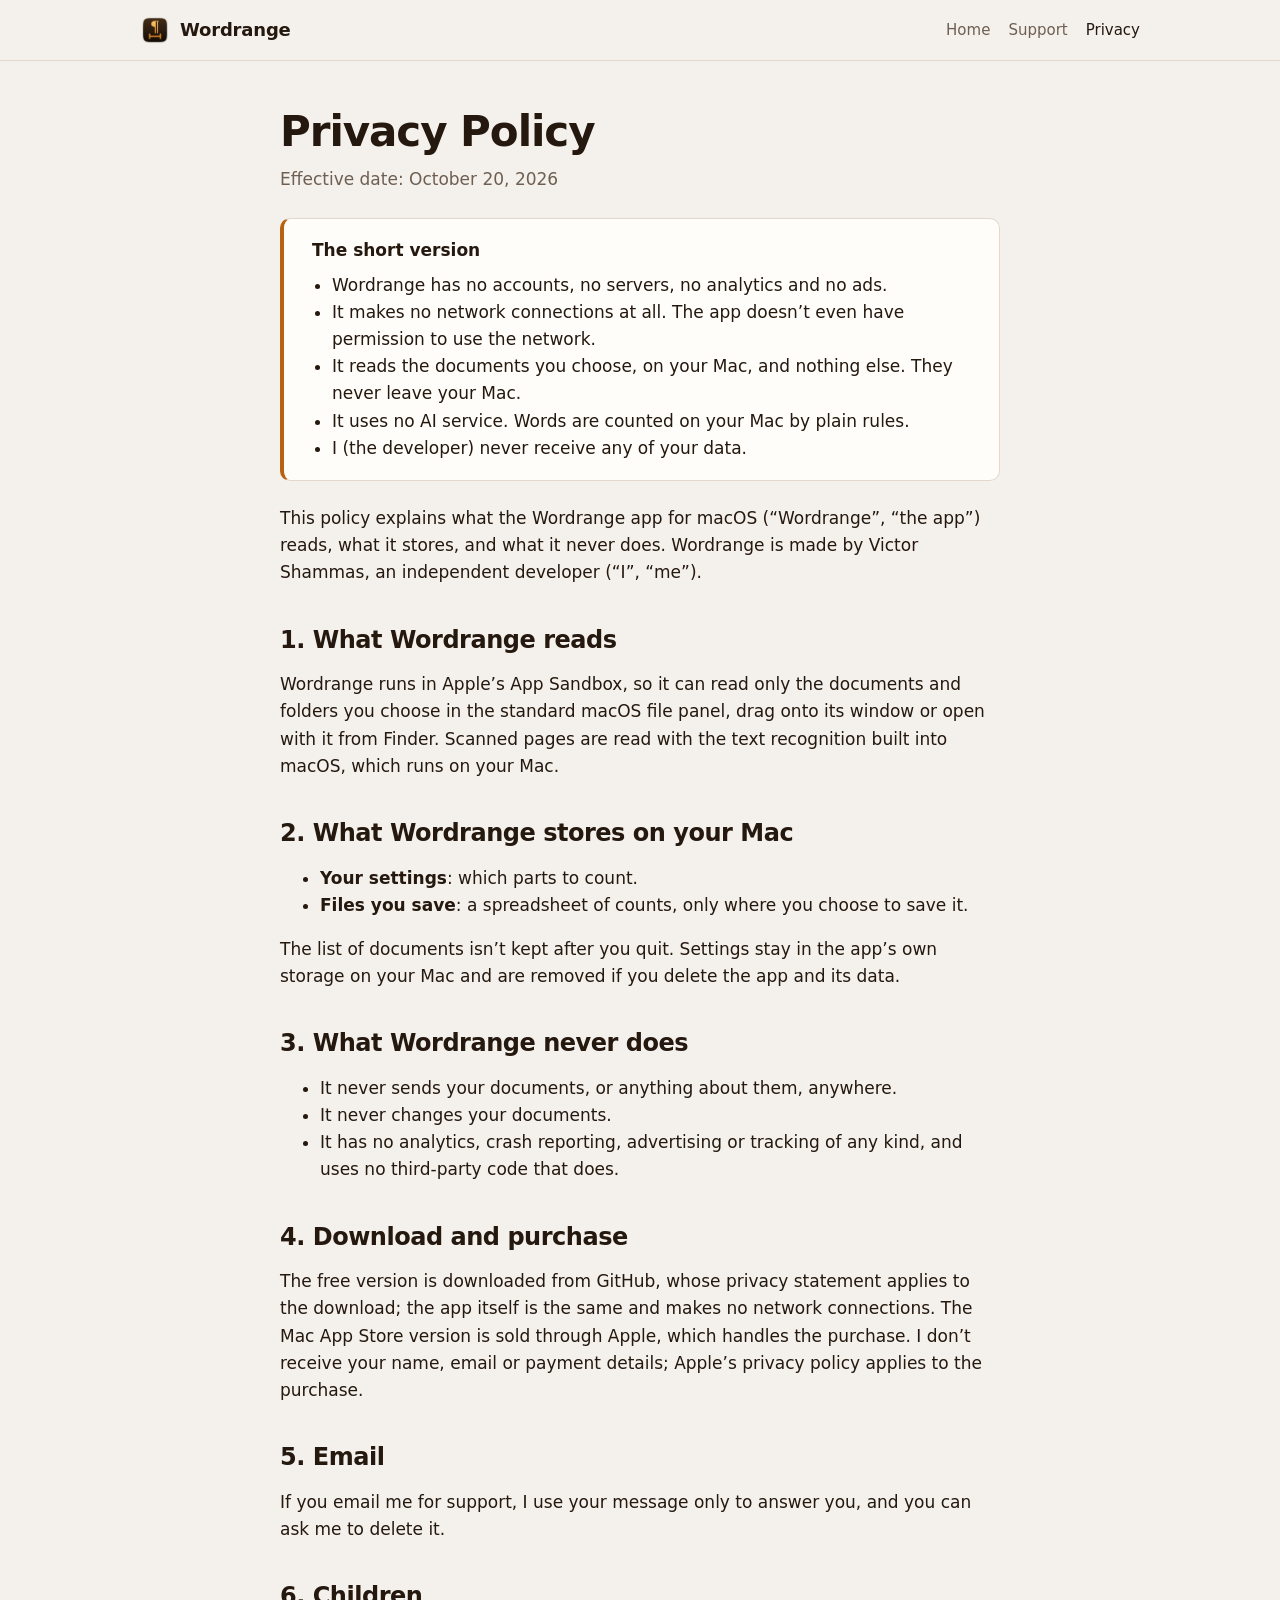
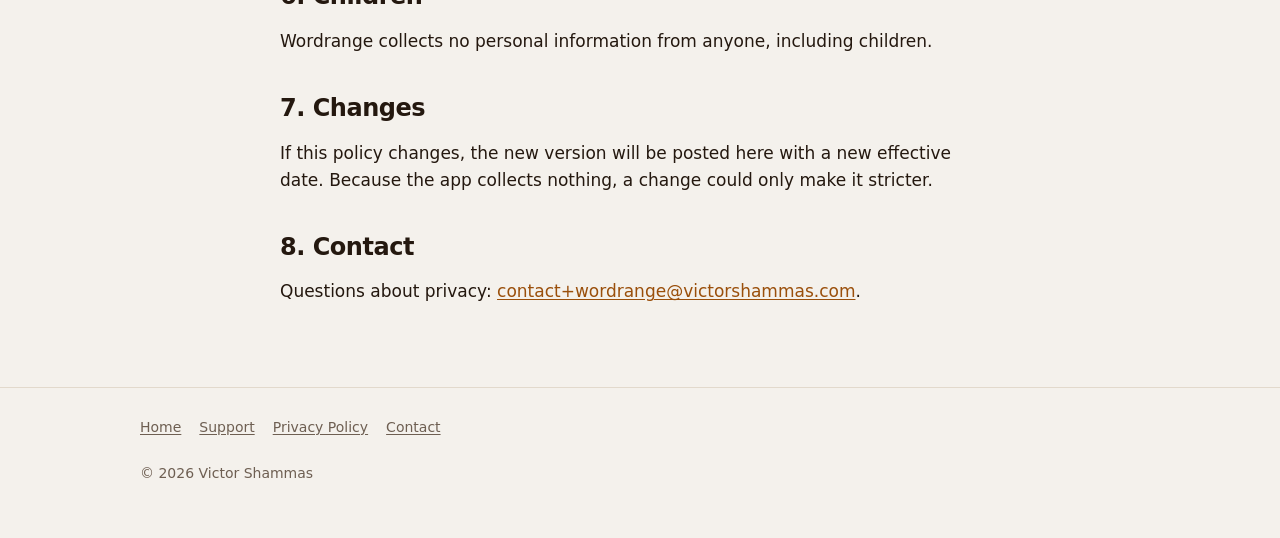
<file: privacy.html>
<!doctype html>
<html lang="en">
<head>
<meta charset="utf-8">
<meta name="viewport" content="width=device-width, initial-scale=1">
<title>Wordrange Privacy Policy</title>
<meta name="description" content="Wordrange collects no data. It has no network access, no accounts and no analytics; your documents never leave your Mac.">
<meta name="color-scheme" content="light dark">
<link rel="icon" type="image/png" href="favicon.png">
<link rel="apple-touch-icon" href="apple-touch-icon.png">
<link rel="stylesheet" href="style.css">
</head>
<body>
<header class="site-header">
  <div class="wrap">
    <a class="brand" href="./"><img src="icon.png" alt="" width="30" height="30">Wordrange</a>
    <nav class="nav" aria-label="Main">
      <a href="./" class="hide-sm">Home</a>
      <a href="support.html">Support</a>
      <a href="privacy.html" aria-current="page">Privacy</a>
    </nav>
  </div>
</header>

<main class="doc">
  <div class="wrap narrow">
    <h1>Privacy Policy</h1>
    <p class="meta-line">Effective date: October 20, 2026</p>

    <div class="tldr">
      <strong>The short version</strong>
      <ul>
        <li>Wordrange has no accounts, no servers, no analytics and no ads.</li>
        <li>It makes no network connections at all. The app doesn’t even have permission to use the network.</li>
        <li>It reads the documents you choose, on your Mac, and nothing else. They never leave your Mac.</li>
        <li>It uses no AI service. Words are counted on your Mac by plain rules.</li>
        <li>I (the developer) never receive any of your data.</li>
      </ul>
    </div>

    <p>This policy explains what the Wordrange app for macOS (“Wordrange”, “the app”) reads, what it stores, and what it never does. Wordrange is made by Victor Shammas, an independent developer (“I”, “me”).</p>

    <h2>1. What Wordrange reads</h2>
    <p>Wordrange runs in Apple’s App Sandbox, so it can read only the documents and folders you choose in the standard macOS file panel, drag onto its window or open with it from Finder. Scanned pages are read with the text recognition built into macOS, which runs on your Mac.</p>

    <h2>2. What Wordrange stores on your Mac</h2>
    <ul>
      <li><strong>Your settings</strong>: which parts to count.</li>
      <li><strong>Files you save</strong>: a spreadsheet of counts, only where you choose to save it.</li>
    </ul>
    <p>The list of documents isn’t kept after you quit. Settings stay in the app’s own storage on your Mac and are removed if you delete the app and its data.</p>

    <h2>3. What Wordrange never does</h2>
    <ul>
      <li>It never sends your documents, or anything about them, anywhere.</li>
      <li>It never changes your documents.</li>
      <li>It has no analytics, crash reporting, advertising or tracking of any kind, and uses no third-party code that does.</li>
    </ul>

    <h2>4. Download and purchase</h2>
    <p>The free version is downloaded from GitHub, whose privacy statement applies to the download; the app itself is the same and makes no network connections. The Mac App Store version is sold through Apple, which handles the purchase. I don’t receive your name, email or payment details; Apple’s privacy policy applies to the purchase.</p>

    <h2>5. Email</h2>
    <p>If you email me for support, I use your message only to answer you, and you can ask me to delete it.</p>

    <h2>6. Children</h2>
    <p>Wordrange collects no personal information from anyone, including children.</p>

    <h2>7. Changes</h2>
    <p>If this policy changes, the new version will be posted here with a new effective date. Because the app collects nothing, a change could only make it stricter.</p>

    <h2>8. Contact</h2>
    <p>Questions about privacy: <a href="mailto:contact+wordrange@victorshammas.com?subject=Wordrange%20privacy">contact+wordrange@victorshammas.com</a>.</p>
  </div>
</main>

<footer>
  <div class="wrap">
    <nav aria-label="Footer"><a href="./">Home</a><a href="support.html">Support</a><a href="privacy.html">Privacy Policy</a><a href="mailto:contact+wordrange@victorshammas.com">Contact</a></nav>
    <p>© 2026 Victor Shammas</p>
  </div>
</footer>
</body>
</html>
</file>
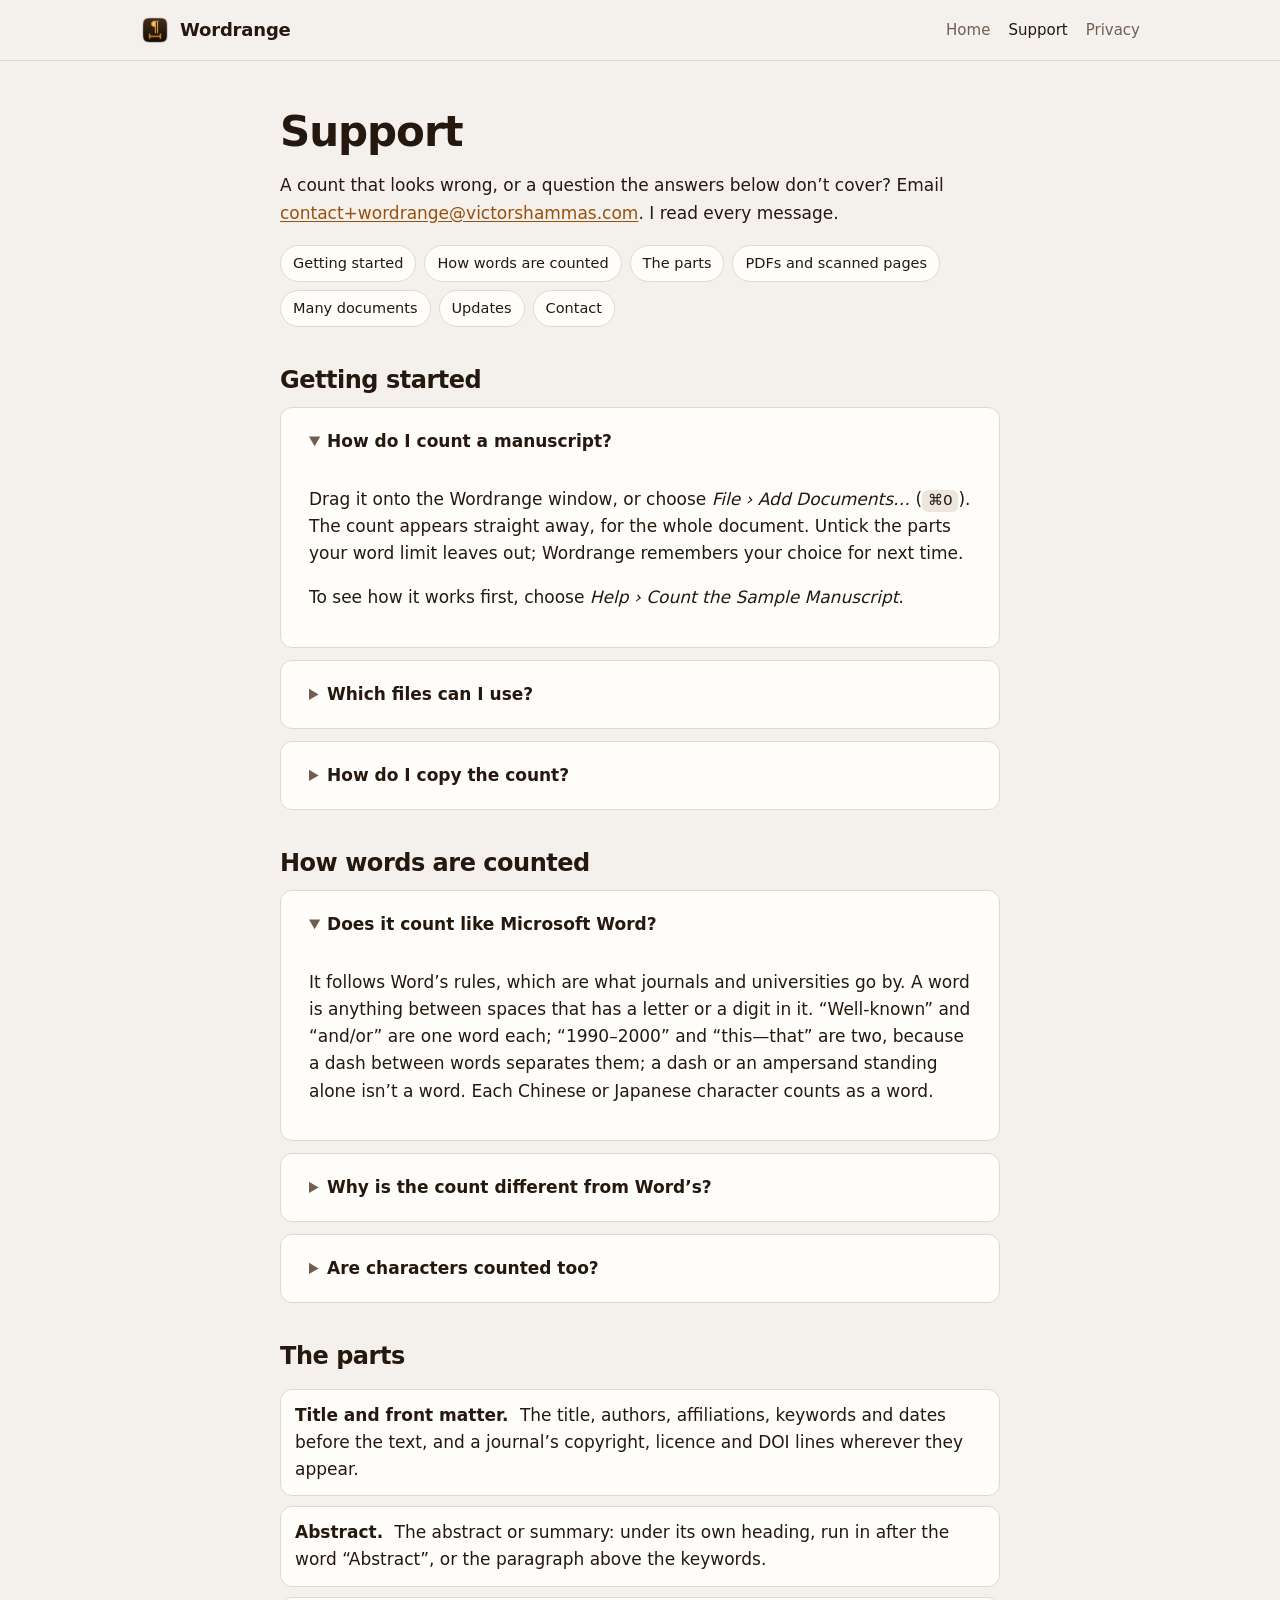
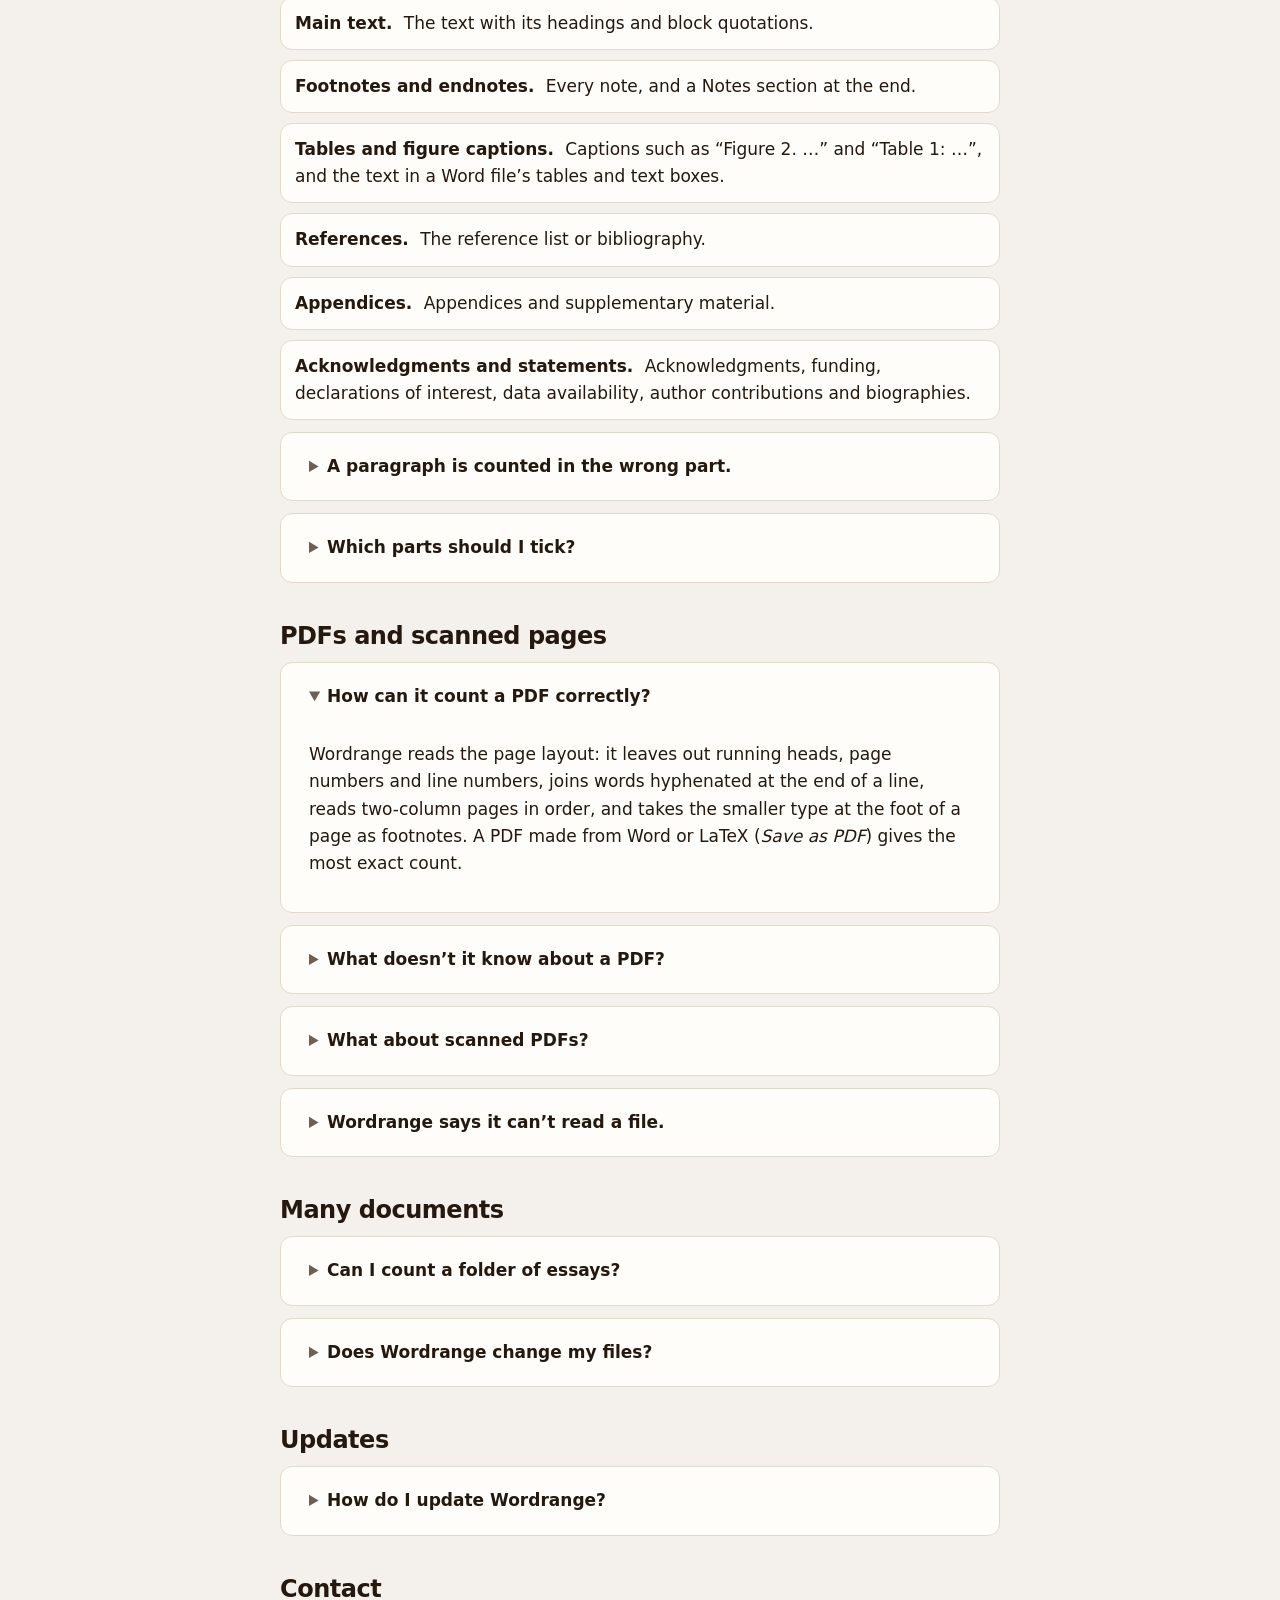
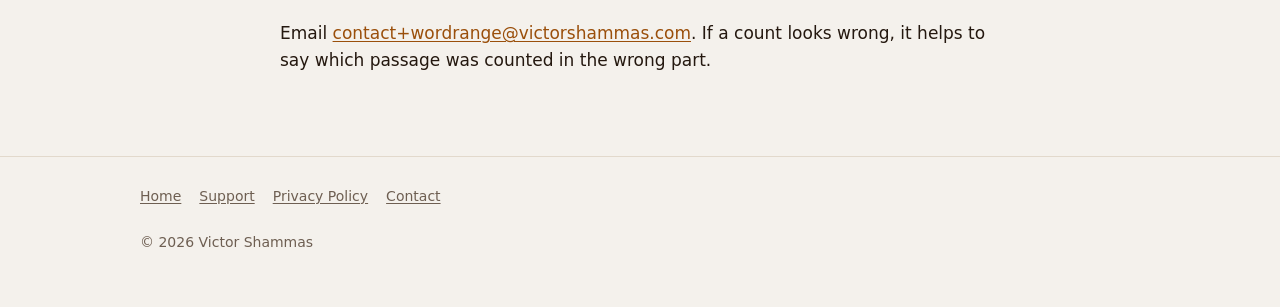
<file: support.html>
<!doctype html>
<html lang="en">
<head>
<meta charset="utf-8">
<meta name="viewport" content="width=device-width, initial-scale=1">
<title>Wordrange Support</title>
<meta name="description" content="Help with Wordrange: how it counts words, what each part includes, PDFs, and how to move a passage to another part.">
<meta name="color-scheme" content="light dark">
<link rel="icon" type="image/png" href="favicon.png">
<link rel="apple-touch-icon" href="apple-touch-icon.png">
<link rel="stylesheet" href="style.css">
</head>
<body>
<header class="site-header">
  <div class="wrap">
    <a class="brand" href="./"><img src="icon.png" alt="" width="30" height="30">Wordrange</a>
    <nav class="nav" aria-label="Main">
      <a href="./" class="hide-sm">Home</a>
      <a href="support.html" aria-current="page">Support</a>
      <a href="privacy.html">Privacy</a>
    </nav>
  </div>
</header>

<main class="doc">
  <div class="wrap narrow">
    <h1>Support</h1>
    <p>A count that looks wrong, or a question the answers below don’t cover? Email <a href="mailto:contact+wordrange@victorshammas.com?subject=Wordrange%20support">contact+wordrange@victorshammas.com</a>. I read every message.</p>
    <ul class="toc">
      <li><a href="#start">Getting started</a></li>
      <li><a href="#words">How words are counted</a></li>
      <li><a href="#parts">The parts</a></li>
      <li><a href="#pdf">PDFs and scanned pages</a></li>
      <li><a href="#many">Many documents</a></li>
      <li><a href="#updates">Updates</a></li>
      <li><a href="#contact">Contact</a></li>
    </ul>

    <h2 id="start">Getting started</h2>
    <details open>
      <summary>How do I count a manuscript?</summary>
      <p>Drag it onto the Wordrange window, or choose <em>File › Add Documents…</em> (<kbd>⌘O</kbd>). The count appears straight away, for the whole document. Untick the parts your word limit leaves out; Wordrange remembers your choice for next time.</p>
      <p>To see how it works first, choose <em>Help › Count the Sample Manuscript</em>.</p>
    </details>
    <details>
      <summary>Which files can I use?</summary>
      <p>PDF, Word (.docx and .doc), Markdown, LaTeX (.tex), RTF, OpenDocument (.odt), HTML, EPUB and plain text.</p>
    </details>
    <details>
      <summary>How do I copy the count?</summary>
      <p>Click <em>Copy</em> next to the number, or press <kbd>⇧⌘C</kbd>. You get the number with what it includes, for example “7,948 words (main text and notes)”, ready for a cover letter.</p>
    </details>

    <h2 id="words">How words are counted</h2>
    <details open>
      <summary>Does it count like Microsoft Word?</summary>
      <p>It follows Word’s rules, which are what journals and universities go by. A word is anything between spaces that has a letter or a digit in it. “Well-known” and “and/or” are one word each; “1990–2000” and “this—that” are two, because a dash between words separates them; a dash or an ampersand standing alone isn’t a word. Each Chinese or Japanese character counts as a word.</p>
    </details>
    <details>
      <summary>Why is the count different from Word’s?</summary>
      <p>Usually because Word counts different parts. Word counts the whole document, including the title page, abstract, references and appendices, and footnotes only if <em>Include textboxes, footnotes and endnotes</em> is ticked. Tick the same parts in Wordrange and the counts should agree closely.</p>
    </details>
    <details>
      <summary>Are characters counted too?</summary>
      <p>Yes: characters with and without spaces, for the parts you’ve ticked, are shown below the number.</p>
    </details>

    <h2 id="parts">The parts</h2>
    <ul class="verdicts">
      <li><strong>Title and front matter.</strong> The title, authors, affiliations, keywords and dates before the text, and a journal’s copyright, licence and DOI lines wherever they appear.</li>
      <li><strong>Abstract.</strong> The abstract or summary: under its own heading, run in after the word “Abstract”, or the paragraph above the keywords.</li>
      <li><strong>Main text.</strong> The text with its headings and block quotations.</li>
      <li><strong>Footnotes and endnotes.</strong> Every note, and a Notes section at the end.</li>
      <li><strong>Tables and figure captions.</strong> Captions such as “Figure 2. …” and “Table 1: …”, and the text in a Word file’s tables and text boxes.</li>
      <li><strong>References.</strong> The reference list or bibliography.</li>
      <li><strong>Appendices.</strong> Appendices and supplementary material.</li>
      <li><strong>Acknowledgments and statements.</strong> Acknowledgments, funding, declarations of interest, data availability, author contributions and biographies.</li>
    </ul>
    <details>
      <summary>A paragraph is counted in the wrong part.</summary>
      <p>Control-click or right-click it in the text below the parts and choose <em>Count As</em>, then the right part. The count changes at once. To see only what was counted in one part, choose it from the <em>Show</em> menu above the text.</p>
    </details>
    <details>
      <summary>Which parts should I tick?</summary>
      <p>Whatever your journal’s or university’s instructions say. “Including notes, excluding references” is main text and notes. “Everything except the abstract and references” adds tables, appendices and statements. If the instructions say “all inclusive”, tick every part.</p>
    </details>

    <h2 id="pdf">PDFs and scanned pages</h2>
    <details open>
      <summary>How can it count a PDF correctly?</summary>
      <p>Wordrange reads the page layout: it leaves out running heads, page numbers and line numbers, joins words hyphenated at the end of a line, reads two-column pages in order, and takes the smaller type at the foot of a page as footnotes. A PDF made from Word or LaTeX (<em>Save as PDF</em>) gives the most exact count.</p>
    </details>
    <details>
      <summary>What doesn’t it know about a PDF?</summary>
      <p>A table in a PDF is counted with the text around it, and words inside a chart drawn into the PDF count as text. Look through the text list for these and move them with <em>Count As</em> if your limit leaves tables out.</p>
    </details>
    <details>
      <summary>What about scanned PDFs?</summary>
      <p>Pages without text are read with the Mac’s built-in text recognition, on your Mac. The count of a scanned page may be off by a few words.</p>
    </details>
    <details id="access">
      <summary>Wordrange says it can’t read a file.</summary>
      <p>A Pages document can’t be read: in Pages, choose <em>File › Export To › PDF</em> or <em>Word</em>, and count that file. A password-protected PDF can’t be read either; remove the password first. Wordrange can read only the files you choose (a Mac App Store rule), so choose the original file, not an alias to it.</p>
    </details>

    <h2 id="many">Many documents</h2>
    <details>
      <summary>Can I count a folder of essays?</summary>
      <p>Yes. Drop the folder on the window and every document in it is counted, each in the list with its count. <em>File › Export Counts as Spreadsheet</em> (<kbd>⇧⌘E</kbd>) saves all of them, part by part, as a CSV file for Numbers or Excel.</p>
    </details>
    <details>
      <summary>Does Wordrange change my files?</summary>
      <p>No. It only reads them.</p>
    </details>

    <h2 id="updates">Updates</h2>
    <details>
      <summary>How do I update Wordrange?</summary>
      <p>If you downloaded it from this website, choose <em>Help › Check for Updates…</em>: it opens the download page, where the version number of the latest release is shown. Download it and drag it into Applications, replacing the old copy. Wordrange doesn’t check for updates by itself, because it never connects to the internet. From the Mac App Store, updates arrive like any other app’s.</p>
    </details>

    <h2 id="contact">Contact</h2>
    <p>Email <a href="mailto:contact+wordrange@victorshammas.com?subject=Wordrange%20support">contact+wordrange@victorshammas.com</a>. If a count looks wrong, it helps to say which passage was counted in the wrong part.</p>
  </div>
</main>

<footer>
  <div class="wrap">
    <nav aria-label="Footer"><a href="./">Home</a><a href="support.html">Support</a><a href="privacy.html">Privacy Policy</a><a href="mailto:contact+wordrange@victorshammas.com">Contact</a></nav>
    <p>© 2026 Victor Shammas</p>
  </div>
</footer>
</body>
</html>
</file>
<file: style.css>
/* Ibid site: one stylesheet, no external fonts, scripts or trackers.
   Shared with Plainview, Gaugeline, Quoth, Lectern, Commonplace, Verbatim and Plainread (victorshammas.com);
   only the hero figure differs. */
:root {
  /* Brand palette, matching the app icon: espresso (#46321F → #1C140E), amber (#FFC56A → #EE8A25). Same as Plainread's. */
  --bg: #f4f1ec;
  --surface: #fffdf9;
  --surface-2: #ece6dd;
  --text: #24180f;
  --muted: #6e5f52;
  --line: #e2d9cc;
  --accent: #b8610f;
  --accent-ink: #ffffff;
  --link: #9a4f0b;
  --glow: rgba(238, 138, 37, .14);
  --ok: #3fa66b;
  --warn: #e8a33a;
  --bad: #e0563a;
  --track: #e7dfd3;
  --code-bg: #ede6dc;
  --shadow: 0 1px 2px rgba(36, 24, 15, .06), 0 8px 28px rgba(36, 24, 15, .09);
  --radius: 14px;
  color-scheme: light dark;
}
@media (prefers-color-scheme: dark) {
  :root {
    --bg: #1c140e;
    --surface: #2a1f16;
    --surface-2: #241a12;
    --text: #f6ebdd;
    --muted: #bca892;
    --line: #46321f;
    --accent: #ffb457;
    --accent-ink: #1c140e;
    --link: #ffc56a;
    --glow: rgba(255, 197, 106, .12);
    --track: #46321f;
    --code-bg: #33261b;
    --shadow: 0 1px 2px rgba(0, 0, 0, .35), 0 10px 30px rgba(0, 0, 0, .4);
  }
}

* { box-sizing: border-box; }
html { -webkit-text-size-adjust: 100%; }
body {
  margin: 0;
  background: var(--bg);
  color: var(--text);
  font: 17px/1.6 -apple-system, BlinkMacSystemFont, "SF Pro Text", "Segoe UI", system-ui, sans-serif;
  -webkit-font-smoothing: antialiased;
}
a { color: var(--link); text-underline-offset: 2px; }
a:hover { text-decoration-thickness: 2px; }
img { max-width: 100%; height: auto; }
code, kbd {
  font: .9em/1.4 ui-monospace, "SF Mono", Menlo, monospace;
  background: var(--code-bg);
  border-radius: 6px;
  padding: .12em .4em;
  overflow-wrap: anywhere;
}
pre {
  background: var(--code-bg);
  border-radius: 10px;
  padding: 14px 16px;
  overflow-x: auto;
  font: 14px/1.5 ui-monospace, "SF Mono", Menlo, monospace;
}
pre code { background: none; padding: 0; }

.wrap { max-width: 1040px; margin: 0 auto; padding: 0 20px; }
.narrow { max-width: 760px; }

/* Header */
.site-header { border-bottom: 1px solid var(--line); background: color-mix(in srgb, var(--bg) 88%, transparent); position: sticky; top: 0; backdrop-filter: saturate(160%) blur(12px); -webkit-backdrop-filter: saturate(160%) blur(12px); z-index: 10; }
.site-header .wrap { display: flex; align-items: center; justify-content: space-between; gap: 16px; height: 60px; }
.brand { display: flex; align-items: center; gap: 10px; font-weight: 700; font-size: 18px; color: var(--text); text-decoration: none; letter-spacing: -.01em; }
.brand img { width: 30px; height: 30px; }
.nav { display: flex; gap: 18px; font-size: 15px; }
.nav a { color: var(--muted); text-decoration: none; }
.nav a:hover, .nav a[aria-current="page"] { color: var(--text); }

/* Hero */
.hero { padding: 72px 0 40px; background: radial-gradient(60% 70% at 78% 40%, var(--glow), transparent 70%); }
.hero .wrap { display: grid; grid-template-columns: 1.05fr 1fr; gap: 48px; align-items: center; }
.hero-icon { width: 96px; height: 96px; margin-bottom: 18px; }
h1 { font-size: clamp(34px, 5vw, 52px); line-height: 1.08; letter-spacing: -.025em; margin: 0 0 18px; }
.lede { font-size: 20px; color: var(--muted); margin: 0 0 26px; max-width: 34em; }
.cta-row { display: flex; flex-wrap: wrap; align-items: center; gap: 14px 18px; }
.btn {
  display: inline-flex; align-items: center; gap: 10px;
  background: var(--text); color: var(--bg);
  padding: 12px 20px; border-radius: 12px;
  font-weight: 600; text-decoration: none; font-size: 16px;
}
.btn:hover { opacity: .9; }
.btn small { font-weight: 500; opacity: .75; }
.fineprint { color: var(--muted); font-size: 14px; }

/* Screenshot frame: a real 1280×800 screenshot in a plain window. */
.shot { margin: 0; background: var(--surface); border: 1px solid var(--line); border-radius: 12px; box-shadow: var(--shadow); overflow: hidden; }
.win-bar { display: flex; align-items: center; gap: 8px; height: 34px; padding: 0 14px; border-bottom: 1px solid var(--line); background: var(--surface-2); font-size: 13px; font-weight: 600; color: var(--muted); }
.win-bar i { width: 12px; height: 12px; border-radius: 50%; background: #ff5f57; }
.win-bar i:nth-child(2) { background: #febc2e; } .win-bar i:nth-child(3) { background: #28c840; margin-right: 8px; }
.shot img { display: block; width: 100%; height: auto; }
.shot-wide { max-width: 880px; margin: 32px auto 0; }

/* Sections */
section { padding: 48px 0; }
h2 { font-size: clamp(26px, 3.4vw, 34px); letter-spacing: -.02em; line-height: 1.15; margin: 0 0 12px; }
h3 { font-size: 19px; margin: 0 0 6px; letter-spacing: -.01em; }
.section-lede { color: var(--muted); margin: 0 0 28px; max-width: 40em; }
.grid { display: grid; grid-template-columns: repeat(3, 1fr); gap: 16px; }
.card { background: var(--surface); border: 1px solid var(--line); border-radius: var(--radius); padding: 24px 28px; }
.card p { margin: 0; color: var(--muted); font-size: 15.5px; }
.steps { counter-reset: s; display: grid; grid-template-columns: repeat(3, 1fr); gap: 16px; }
.steps .card::before { counter-increment: s; content: counter(s); display: inline-grid; place-items: center; width: 30px; height: 30px; border-radius: 50%; background: var(--accent); color: var(--accent-ink); font-weight: 700; margin-bottom: 10px; }
.band { background: var(--surface-2); border-block: 1px solid var(--line); }
.checks { list-style: none; padding: 0; margin: 0; display: grid; grid-template-columns: 1fr 1fr; gap: 10px 28px; }
.checks li { padding-left: 28px; position: relative; }
.checks li::before { content: ""; position: absolute; left: 4px; top: .45em; width: 12px; height: 7px; border-left: 2.5px solid var(--accent); border-bottom: 2.5px solid var(--accent); transform: rotate(-45deg); }

/* Docs pages */
.doc { padding: 48px 0 24px; }
.doc h1 { font-size: clamp(30px, 4.4vw, 42px); }
.doc h2 { font-size: 24px; margin-top: 40px; }
.doc h3 { margin-top: 26px; }
.doc p, .doc li { color: var(--text); }
.doc .meta-line { color: var(--muted); margin-top: -6px; }
.tldr { background: var(--surface); border: 1px solid var(--line); border-left: 4px solid var(--accent); border-radius: 10px; padding: 18px 28px; margin: 24px 0; }
.tldr ul { margin: 8px 0 0; padding-left: 20px; }
table { width: 100%; border-collapse: collapse; margin: 16px 0; font-size: 15.5px; display: block; overflow-x: auto; }
th, td { text-align: left; vertical-align: top; padding: 10px 12px; border-bottom: 1px solid var(--line); }
th { color: var(--muted); font-weight: 600; font-size: 14px; }
details { background: var(--surface); border: 1px solid var(--line); border-radius: 12px; padding: 6px 28px; margin: 12px 0; }
details[open] { padding-bottom: 18px; }
summary { cursor: pointer; font-weight: 600; padding: 14px 0; list-style-position: inside; }
summary::-webkit-details-marker { margin-right: 6px; }
details > :not(summary) { margin-left: 0; margin-right: 0; }
summary::marker { color: var(--muted); }
.toc { display: flex; flex-wrap: wrap; gap: 8px; margin: 18px 0 8px; padding: 0; list-style: none; }
.toc a { display: inline-block; padding: 6px 12px; border: 1px solid var(--line); border-radius: 999px; text-decoration: none; color: var(--text); font-size: 14.5px; background: var(--surface); }

/* Footer */
footer { border-top: 1px solid var(--line); margin-top: 40px; padding: 28px 0 40px; color: var(--muted); font-size: 14px; }
footer .wrap { display: grid; gap: 10px; }
footer nav { display: flex; flex-wrap: wrap; gap: 18px; }
footer a { color: var(--muted); }

@media (max-width: 820px) {
  details, .card, .tldr { padding-left: 20px; padding-right: 20px; }
  .hero { padding-top: 40px; }
  .hero .wrap, .grid, .steps { grid-template-columns: 1fr; }
  .hero .wrap { gap: 32px; }
  .checks { grid-template-columns: 1fr; }
  .nav { gap: 14px; }
}
@media (max-width: 600px) {
  .stack thead { display: none; }
  .stack, .stack tbody, .stack tr, .stack td { display: block; width: 100%; }
  .stack tr { border-bottom: 1px solid var(--line); padding: 8px 0; }
  .stack td { border: 0; padding: 4px 0; }
  .stack td:first-child { font-weight: 600; }
  .stack td:not(:first-child)::before { content: attr(data-label) ": "; color: var(--muted); font-weight: 600; }
}
@media (max-width: 420px) {
  .nav a.hide-sm { display: none; }
  body { font-size: 16px; }
  .lede { font-size: 18px; }
}

/* App bar: the family of apps, shared by every site (Plainview, Gaugeline, Quoth, Staple, Claude Usage Meter, Lectern, Commonplace). */
.app-bar { border-top: 1px solid var(--line); margin-top: 40px; padding: 28px 0 8px; }
.app-bar + footer { margin-top: 0; border-top: 0; }
.app-bar-title { color: var(--muted); font-size: 14px; margin: 0 0 12px; }
.app-bar-head { display: flex; flex-wrap: wrap; justify-content: space-between; align-items: baseline; gap: 4px 18px; margin: 0 0 12px; }
.app-bar-head p { margin: 0; color: var(--muted); font-size: 14px; }
.app-bar-title a { color: inherit; text-decoration: none; }
.app-bar-title a:hover { color: var(--text); text-decoration: underline; }
.app-bar-coffee a { color: var(--link); font-weight: 600; }
.app-tiles { display: grid; grid-template-columns: repeat(4, 1fr); gap: 12px; }
.app-tile { display: flex; align-items: center; gap: 12px; padding: 12px 14px; border: 1px solid var(--line); border-radius: var(--radius); background: var(--surface); color: var(--text); text-decoration: none; }
.app-tile:hover { border-color: var(--accent); }
.app-tile img { width: 44px; height: 44px; flex: none; }
.app-tile span { display: grid; line-height: 1.3; }
.app-tile strong { font-size: 15.5px; }
.app-tile small { color: var(--muted); font-size: 13px; }
.app-tile em { color: var(--accent); font-size: 12px; font-style: normal; font-weight: 600; }
.app-tile.current { box-shadow: inset 0 0 0 1px var(--accent); border-color: var(--accent); }
/* Seven apps: four across, then three; icon beside the text. */
@media (max-width: 1000px) { .app-tiles { grid-template-columns: repeat(3, 1fr); } }
@media (max-width: 760px) { .app-tiles { grid-template-columns: 1fr 1fr; } }
@media (max-width: 560px) { .app-tiles { grid-template-columns: 1fr; } }

/* Comparison mock (pure CSS, a citation and bibliography entry from the sample essay) */
.compare { margin: 0; background: var(--surface); border: 1px solid var(--line); border-radius: 16px; box-shadow: var(--shadow); padding: 18px 20px 14px; font-size: 14.5px; }
.compare .head { display: flex; align-items: center; gap: 8px; margin-bottom: 10px; }
.compare .pill { font-weight: 600; font-size: 13px; padding: 2px 10px; border-radius: 999px; }
.compare .pill.bad { color: var(--bad); background: color-mix(in srgb, var(--bad) 14%, transparent); }
.compare .pill.flag { color: var(--text); border: 1px solid var(--line); font-weight: 500; }
.compare .count { margin-left: auto; color: var(--muted); font-size: 12px; }
.compare .sum { margin: 0 0 12px; font-size: 15.5px; }
.compare .cols { display: grid; grid-template-columns: 1fr 1fr; gap: 16px; }
.compare h4 { margin: 0 0 4px; font-size: 11.5px; text-transform: uppercase; letter-spacing: .06em; color: var(--muted); }
.compare .cols p { margin: 0; font-family: "Iowan Old Style", Georgia, serif; font-size: 15.5px; line-height: 1.5; }
.compare mark { color: inherit; background: color-mix(in srgb, var(--bad) 24%, transparent); border-radius: 3px; padding: 0 2px; }
.compare .src { margin: 12px 0 0; padding-top: 10px; border-top: 1px solid var(--line); color: var(--muted); font-size: 13px; }
.compare .list { margin: 12px 0 0; padding: 10px 0 0; border-top: 1px solid var(--line); list-style: none; font-size: 13px; }
.compare .list li { display: flex; gap: 8px; padding: 3px 0; color: var(--muted); }
.compare .list b { width: 14px; text-align: center; }
.compare .ok { color: var(--ok); } .compare .warn { color: var(--warn); } .compare .badc { color: var(--bad); }
.compare .demo { margin: 8px 0 0; color: var(--muted); font-size: 12px; text-align: center; }
@media (max-width: 560px) { .compare .cols { grid-template-columns: 1fr; } }
.verdicts { display: grid; gap: 10px; margin: 18px 0 0; padding: 0; list-style: none; }
.verdicts li { background: var(--surface); border: 1px solid var(--line); border-radius: 12px; padding: 12px 14px; }
.verdicts strong { margin-right: 6px; }
.price { font-size: 1.15em; }

/* Wordrange: the count in the hero figure */
.compare .big { display: flex; align-items: baseline; gap: 10px; margin: 2px 0 2px; }
.compare .big strong { font-size: 54px; font-weight: 300; line-height: 1; font-variant-numeric: tabular-nums; letter-spacing: -.01em; }
.compare .big span { font-size: 18px; color: var(--muted); }
.compare .pill.ok { color: var(--ok); background: color-mix(in srgb, var(--ok) 14%, transparent); }
.compare .parts { margin: 12px 0 0; padding: 0; list-style: none; border: 1px solid var(--line); border-radius: 10px; font-size: 14px; }
.compare .parts li { display: flex; align-items: center; gap: 9px; padding: 6px 12px; border-top: 1px solid var(--line); }
.compare .parts li:first-child { border-top: 0; }
.compare .parts .box { width: 15px; height: 15px; border-radius: 4px; border: 1.5px solid var(--line); display: inline-grid; place-items: center; font-size: 11px; line-height: 1; flex: none; }
.compare .parts .on .box { background: var(--accent); border-color: transparent; color: var(--accent-ink); }
.compare .parts .dot { width: 8px; height: 8px; border-radius: 50%; flex: none; }
.compare .parts .n { margin-left: auto; font-variant-numeric: tabular-nums; }
.compare .parts li:not(.on) { color: var(--muted); }
</file>
